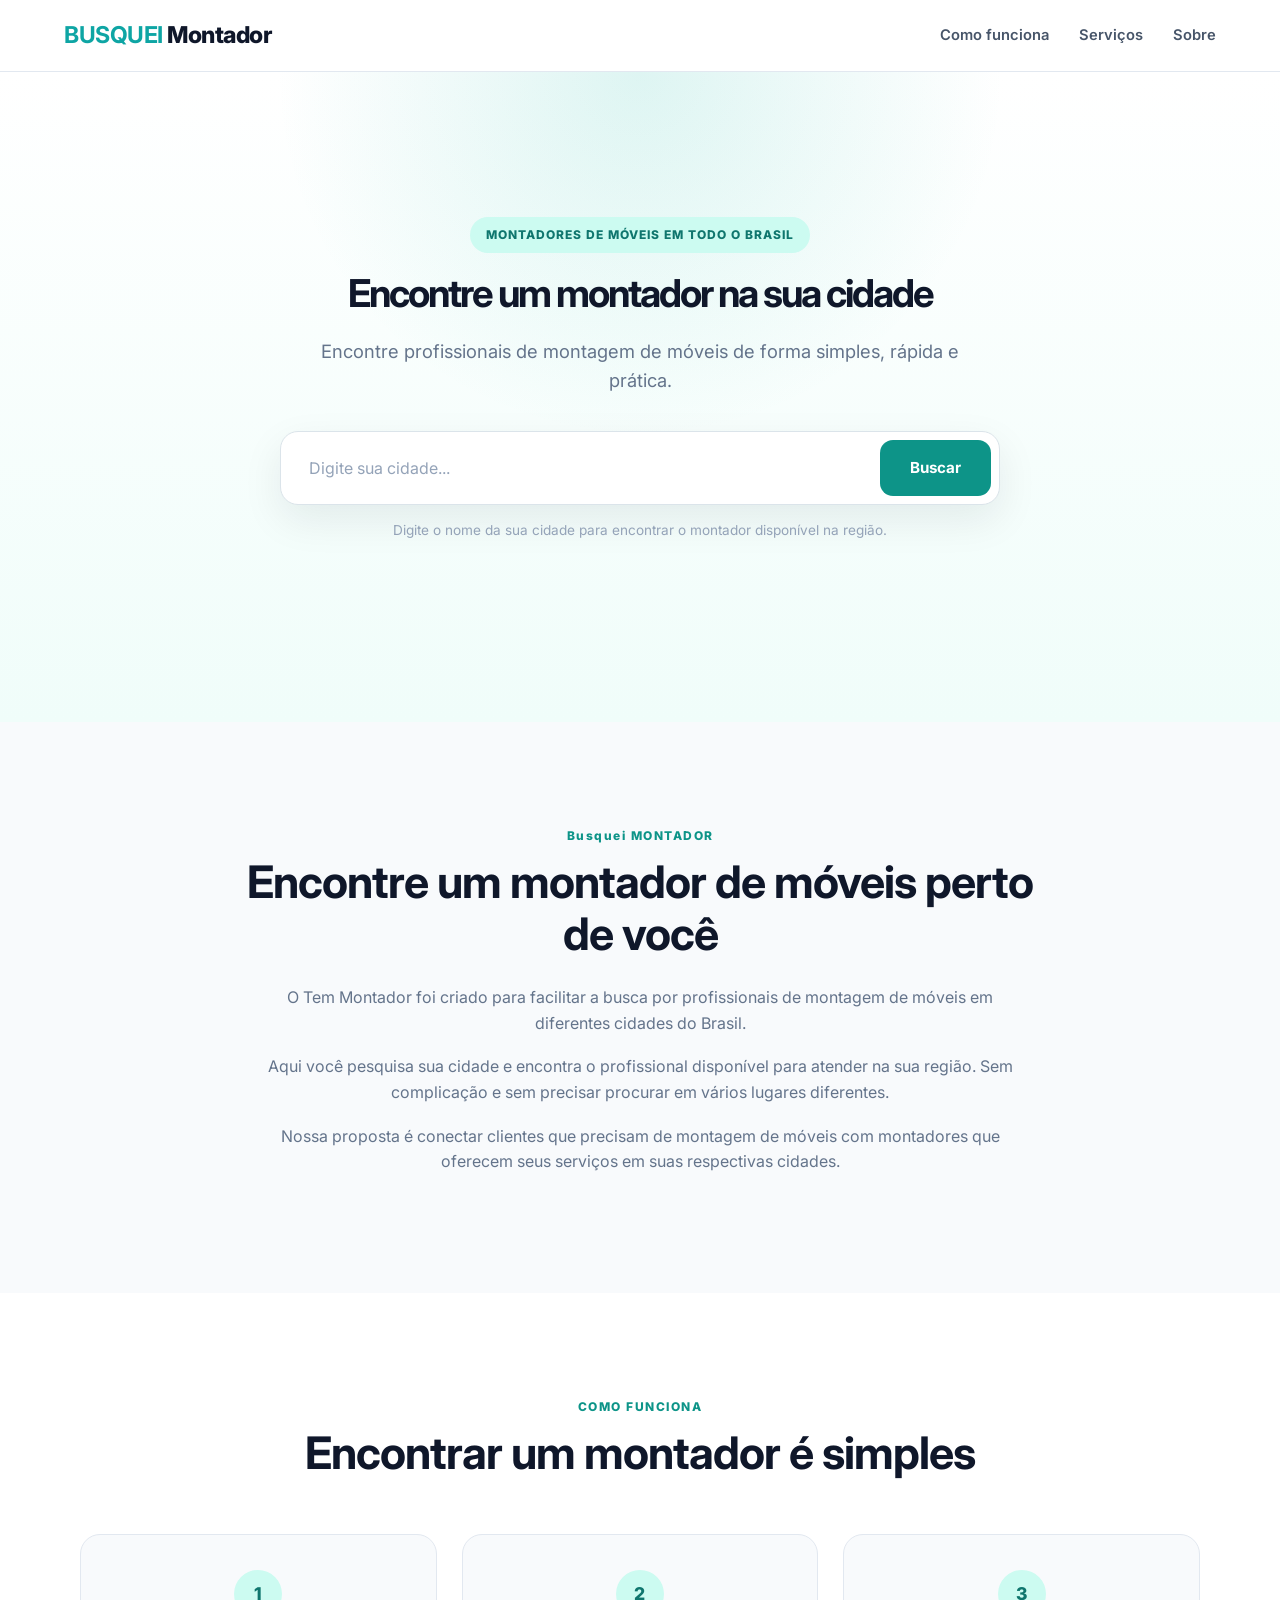
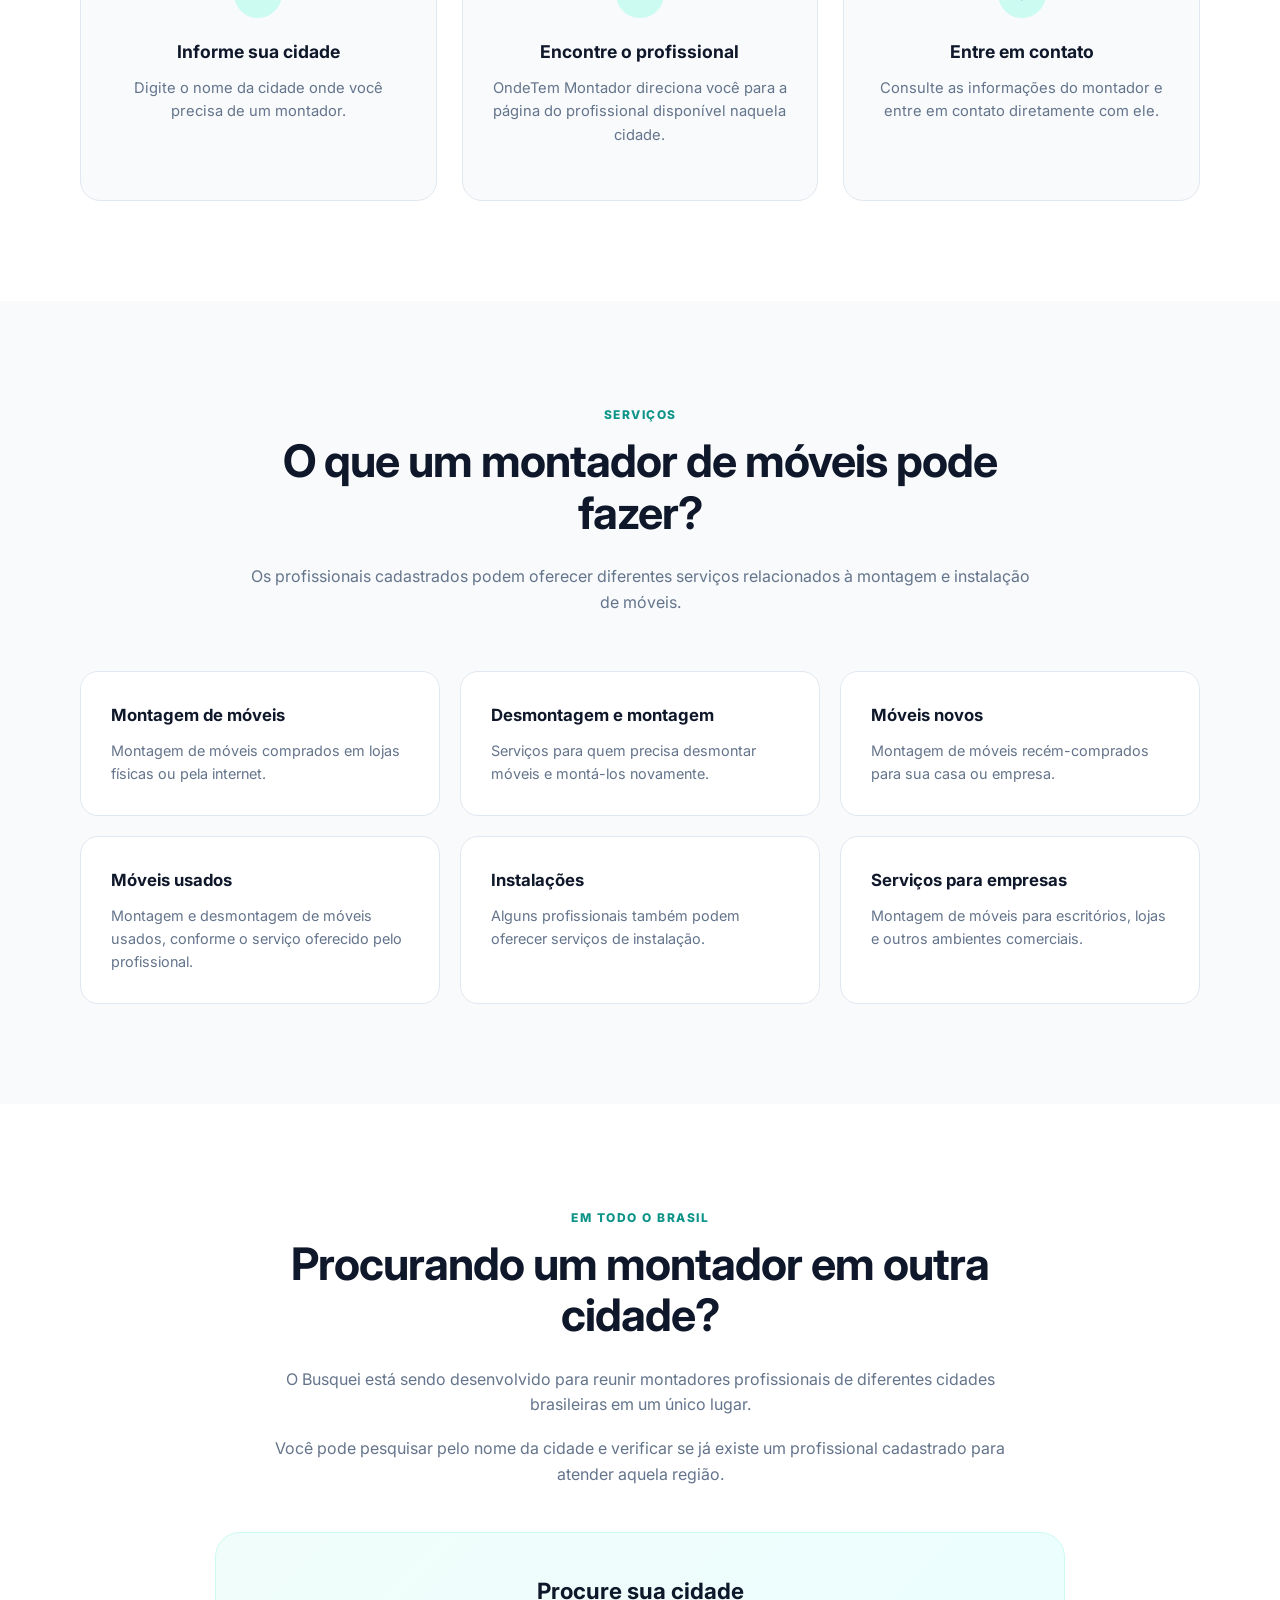
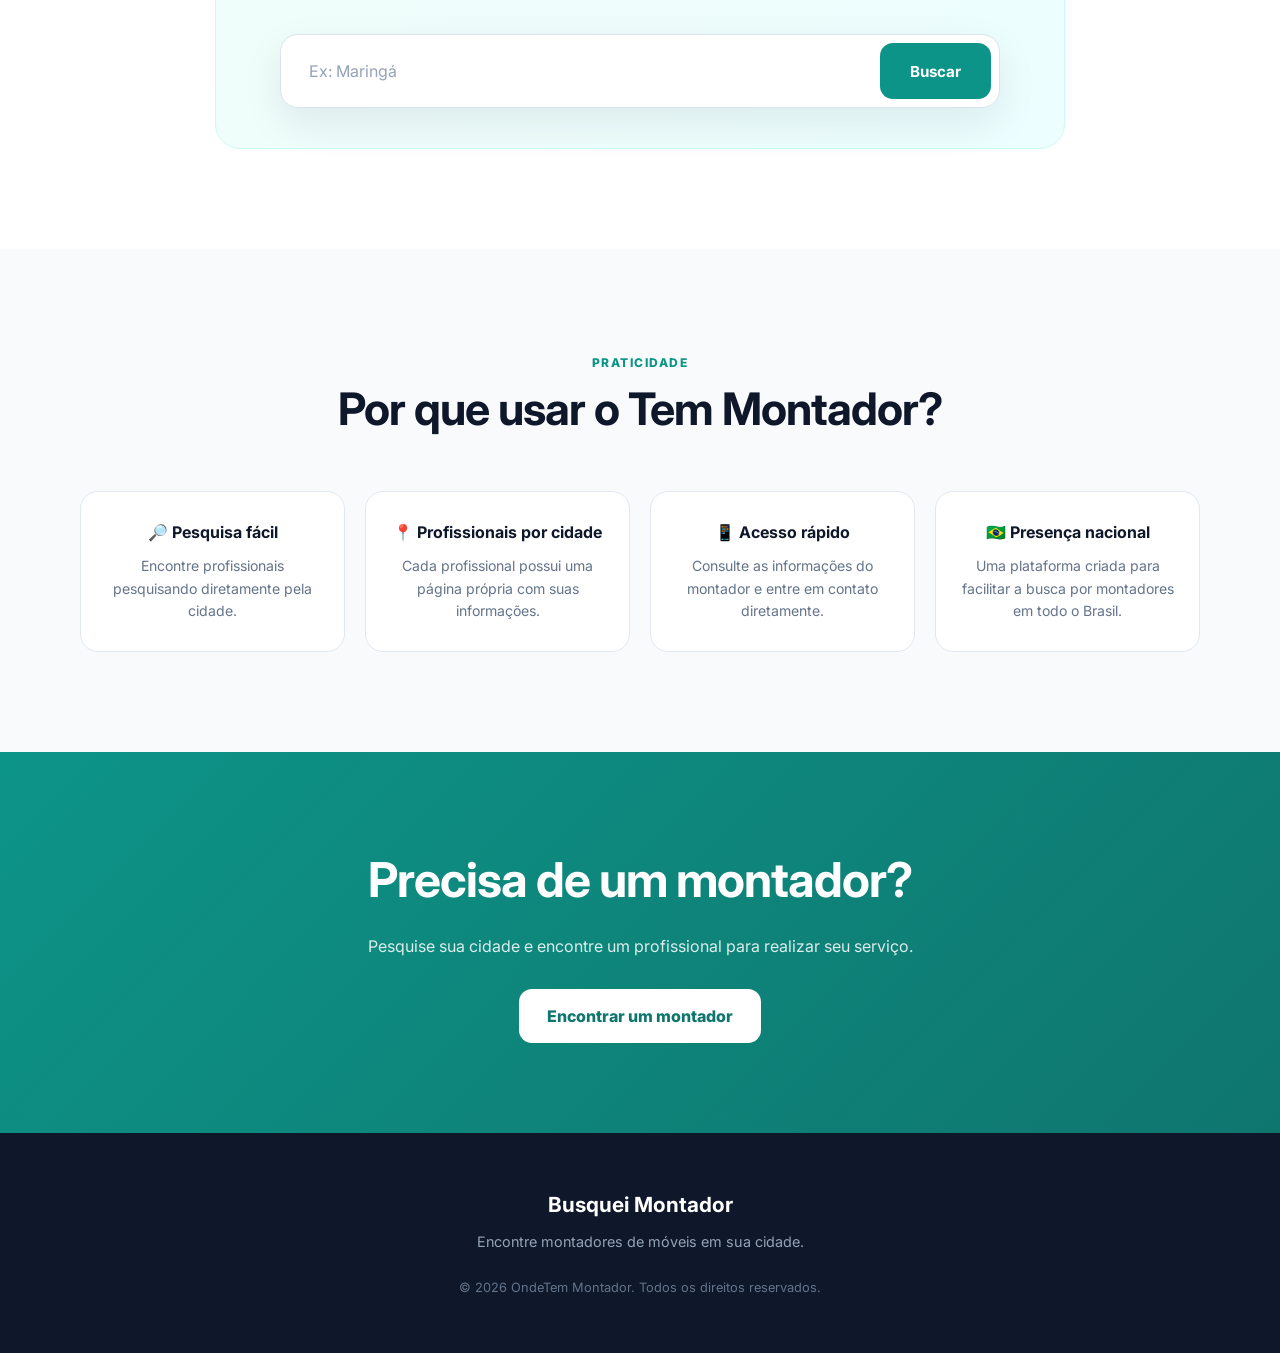
<file: index.html>
<!DOCTYPE html>
<html lang="pt-BR">

<head>
    <meta charset="UTF-8">

    <meta name="viewport" content="width=device-width, initial-scale=1.0">

    <title>Busquei Montador| Encontre Montadores de Móveis no Brasil</title>

    <meta name="description"
    content="Encontre montadores de móveis em diferentes cidades do Brasil. Pesquise sua cidade e encontre profissionais para montagem, desmontagem e instalação de móveis.">

    <link rel="stylesheet" href="style.css?v=1.0.7">
    <link rel="stylesheet" href="media.css?v=1.0.7">
</head>

<body>

    <!-- =========================
         MENU
    ========================== -->
    <header class="menu">

        <div class="logo">
            <a href="index.html">
                <strong>BUSQUEI</strong> Montador
            </a>
        </div>

        <nav>
            <a href="#como-funciona">Como funciona</a>
            <a href="#servicos">Serviços</a>
            <a href="#sobre">Sobre</a>
        </nav>

    </header>


    <!-- =========================
         HERO / BUSCA
    ========================== -->
    <main>

        <section class="hero">

            <div class="hero-content">

                <span class="destaque">
                    MONTADORES DE MÓVEIS EM TODO O BRASIL
                </span>

                <h1>
    Encontre um montador na sua cidade
</h1>

                <p>
                    Encontre profissionais de montagem de móveis
                    de forma simples, rápida e prática.
                </p>


                <!-- BUSCA -->

                <form class="busca" onsubmit="buscarCidade(event)">

                    <input
                        type="text"
                        name="cidade"
                        id="cidade"
                        placeholder="Digite sua cidade..."
                        autocomplete="off"
                        required
                    >
                
                    <button type="submit">
                        Buscar
                    </button>
                
                </form>

                

             

                <p class="texto-busca">
                    Digite o nome da sua cidade para encontrar
                    o montador disponível na região.
                </p>

            </div>

        </section>


        <!-- =========================
             INTRODUÇÃO
        ========================== -->

        <section class="secao" id="sobre">

            <div class="container">

                <span class="tag">
                    Busquei MONTADOR
                </span>

                <h2>
                    Encontre um montador de móveis perto de você
                </h2>

                <p>
                    O Tem Montador foi criado para facilitar a busca
                    por profissionais de montagem de móveis em
                    diferentes cidades do Brasil.
                </p>

                <p>
                    Aqui você pesquisa sua cidade e encontra o
                    profissional disponível para atender na sua região.
                    Sem complicação e sem precisar procurar em vários
                    lugares diferentes.
                </p>

                <p>
                    Nossa proposta é conectar clientes que precisam
                    de montagem de móveis com montadores que oferecem
                    seus serviços em suas respectivas cidades.
                </p>

            </div>

        </section>


        <!-- =========================
             COMO FUNCIONA
        ========================== -->

        <section class="secao destaque-section" id="como-funciona">

            <div class="container">

                <span class="tag">
                    COMO FUNCIONA
                </span>

                <h2>
                    Encontrar um montador é simples
                </h2>


                <div class="passos">

                    <div class="passo">

                        <div class="numero">
                            1
                        </div>

                        <h3>
                            Informe sua cidade
                        </h3>

                        <p>
                            Digite o nome da cidade onde você
                            precisa de um montador.
                        </p>

                    </div>


                    <div class="passo">

                        <div class="numero">
                            2
                        </div>

                        <h3>
                            Encontre o profissional
                        </h3>

                        <p>
                            OndeTem Montador direciona você para
                            a página do profissional disponível
                            naquela cidade.
                        </p>

                    </div>


                    <div class="passo">

                        <div class="numero">
                            3
                        </div>

                        <h3>
                            Entre em contato
                        </h3>

                        <p>
                            Consulte as informações do montador
                            e entre em contato diretamente com ele.
                        </p>

                    </div>

                </div>

            </div>

        </section>


        <!-- =========================
             SERVIÇOS
        ========================== -->

        <section class="secao" id="servicos">

            <div class="container">

                <span class="tag">
                    SERVIÇOS
                </span>

                <h2>
                    O que um montador de móveis pode fazer?
                </h2>

                <p>
                    Os profissionais cadastrados podem oferecer
                    diferentes serviços relacionados à montagem
                    e instalação de móveis.
                </p>


                <div class="servicos">

                    <div class="servico">
                        <h3>Montagem de móveis</h3>
                        <p>
                            Montagem de móveis comprados em lojas
                            físicas ou pela internet.
                        </p>
                    </div>

                    <div class="servico">
                        <h3>Desmontagem e montagem</h3>
                        <p>
                            Serviços para quem precisa desmontar
                            móveis e montá-los novamente.
                        </p>
                    </div>

                    <div class="servico">
                        <h3>Móveis novos</h3>
                        <p>
                            Montagem de móveis recém-comprados
                            para sua casa ou empresa.
                        </p>
                    </div>

                    <div class="servico">
                        <h3>Móveis usados</h3>
                        <p>
                            Montagem e desmontagem de móveis
                            usados, conforme o serviço oferecido
                            pelo profissional.
                        </p>
                    </div>

                    <div class="servico">
                        <h3>Instalações</h3>
                        <p>
                            Alguns profissionais também podem
                            oferecer serviços de instalação.
                        </p>
                    </div>

                    <div class="servico">
                        <h3>Serviços para empresas</h3>
                        <p>
                            Montagem de móveis para escritórios,
                            lojas e outros ambientes comerciais.
                        </p>
                    </div>

                </div>

            </div>

        </section>


        <!-- =========================
             COBERTURA
        ========================== -->

        <section class="secao destaque-section">

            <div class="container">

                <span class="tag">
                    EM TODO O BRASIL
                </span>

                <h2>
                    Procurando um montador em outra cidade?
                </h2>

                <p>
                    O Busquei está sendo desenvolvido para
                    reunir montadores profissionais de diferentes cidades
                    brasileiras em um único lugar.
                </p>

                <p>
                    Você pode pesquisar pelo nome da cidade e
                    verificar se já existe um profissional cadastrado
                    para atender aquela região.
                </p>

                <div class="chamada-busca">

                    <h3>
                        Procure sua cidade
                    </h3>

                    <form class="busca" action="buscar.php" method="GET">

                        <input
                            type="text"
                            name="cidade"
                            placeholder="Ex: Maringá"
                            required
                        >

                        <button type="submit">
                            Buscar
                        </button>

                    </form>

                </div>

            </div>

        </section>


        <!-- =========================
             POR QUE USAR
        ========================== -->

        <section class="secao">

            <div class="container">

                <span class="tag">
                    PRATICIDADE
                </span>

                <h2>
                    Por que usar o Tem Montador?
                </h2>


                <div class="beneficios">

                    <div class="beneficio">
                        <h3>🔎 Pesquisa fácil</h3>
                        <p>
                            Encontre profissionais pesquisando
                            diretamente pela cidade.
                        </p>
                    </div>

                    <div class="beneficio">
                        <h3>📍 Profissionais por cidade</h3>
                        <p>
                            Cada profissional possui uma página
                            própria com suas informações.
                        </p>
                    </div>

                    <div class="beneficio">
                        <h3>📱 Acesso rápido</h3>
                        <p>
                            Consulte as informações do montador
                            e entre em contato diretamente.
                        </p>
                    </div>

                    <div class="beneficio">
                        <h3>🇧🇷 Presença nacional</h3>
                        <p>
                            Uma plataforma criada para facilitar
                            a busca por montadores em todo o Brasil.
                        </p>
                    </div>

                </div>

            </div>

        </section>


        <!-- =========================
             CHAMADA FINAL
        ========================== -->

        <section class="cta">

            <div class="container">

                <h2>
                    Precisa de um montador?
                </h2>

                <p>
                    Pesquise sua cidade e encontre um profissional
                    para realizar seu serviço.
                </p>

                <a href="#" class="botao">
                    Encontrar um montador
                </a>

            </div>

        </section>

    </main>


    <!-- =========================
         RODAPÉ
    ========================== -->

    <footer>

        <div class="container">

            <h3>
               Busquei Montador
            </h3>

            <p>
                Encontre montadores de móveis em sua cidade.
            </p>

            <p class="copyright">
                © 2026 OndeTem Montador. Todos os direitos reservados.
            </p>

        </div>

    </footer>

<script src="script.js?v=1.0.3"></script>

</body>
</html>
</file>
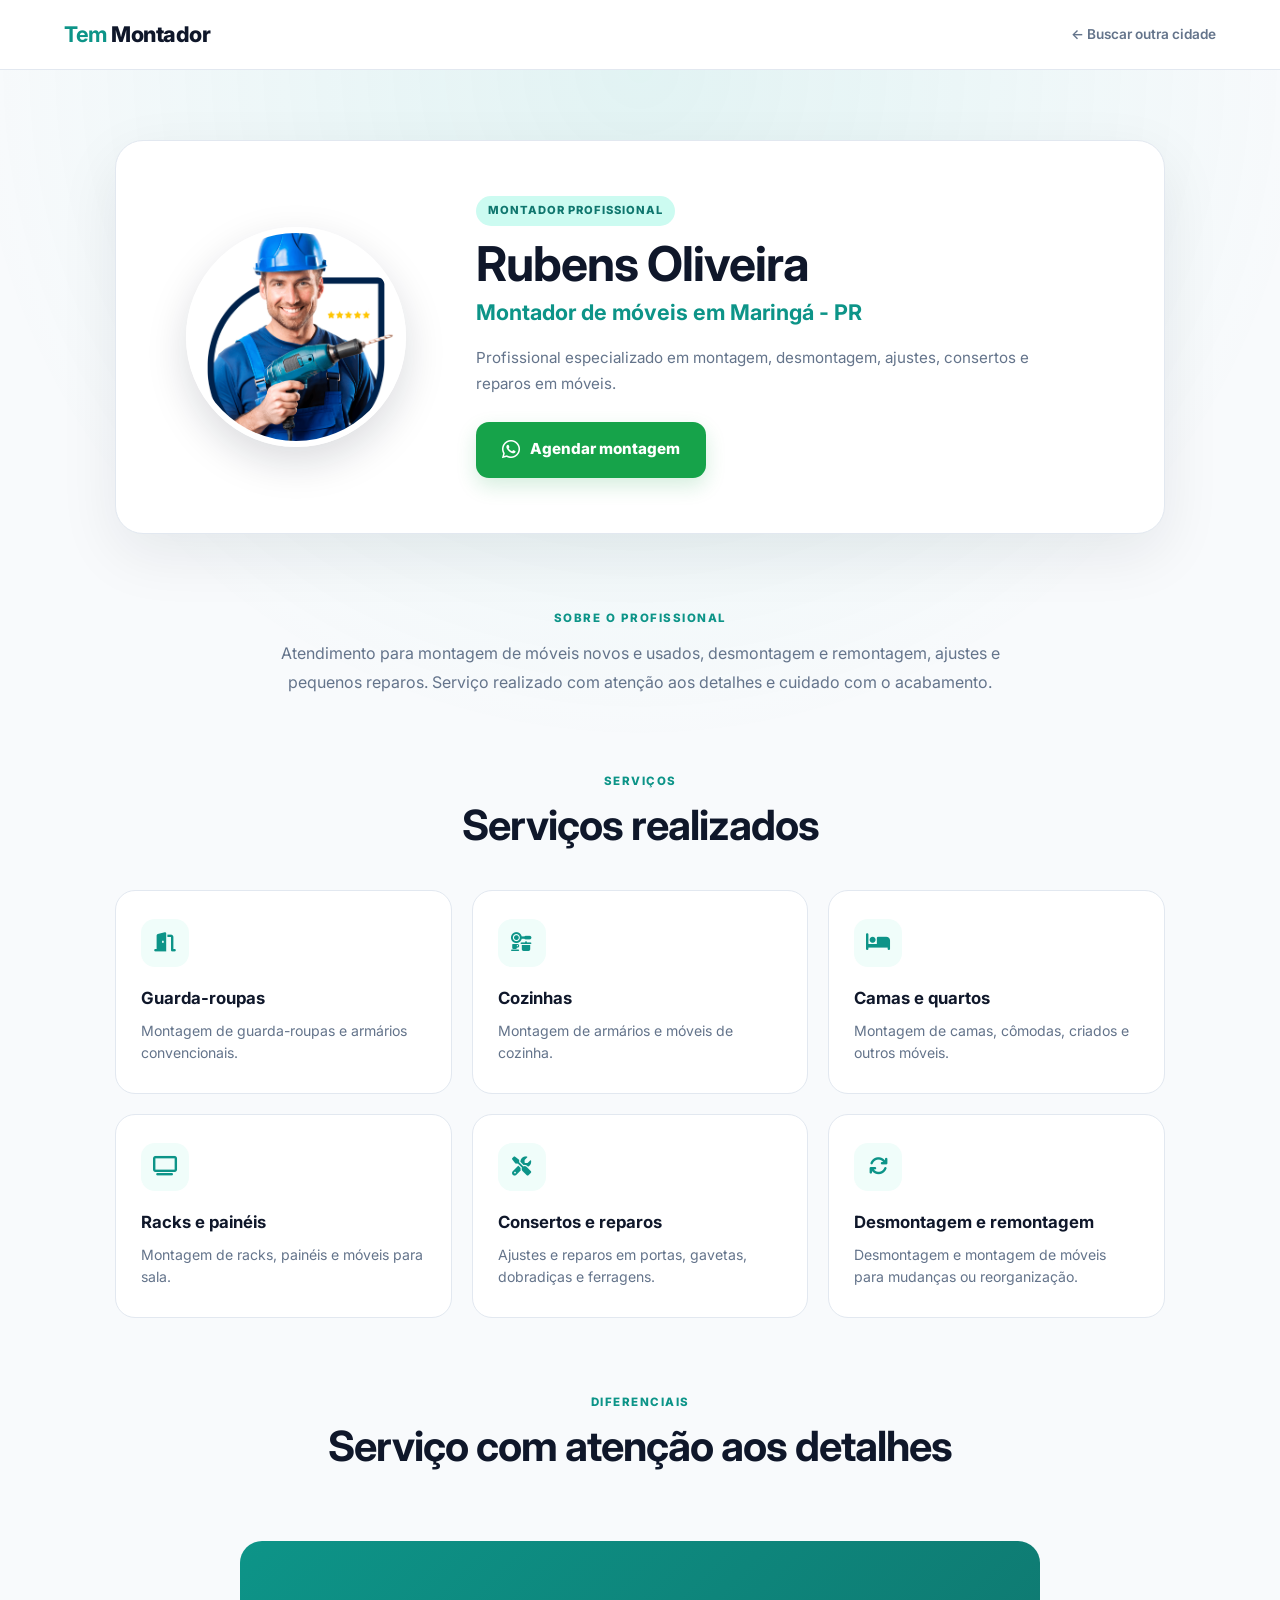
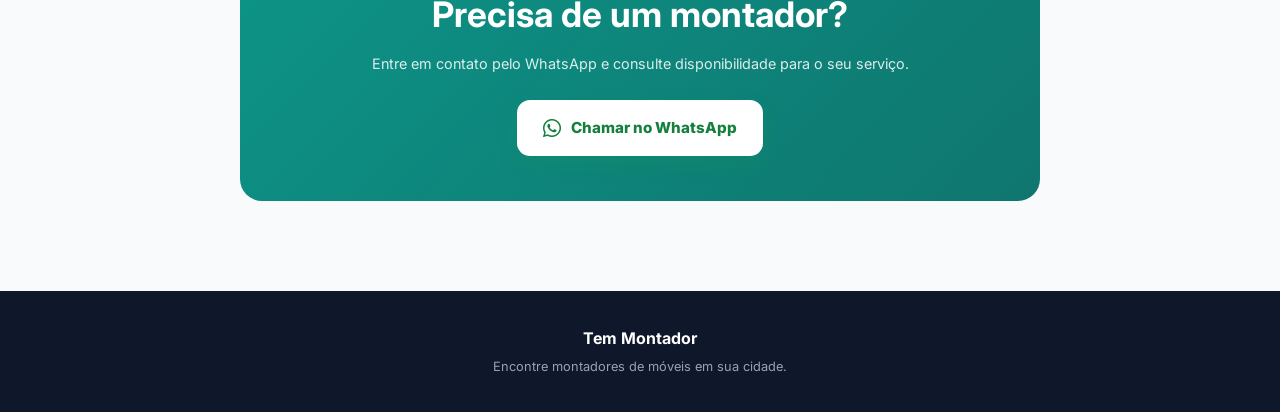
<file: maringa/index.html>
<!DOCTYPE html>
<html lang="pt-BR">

<head>

    <meta charset="UTF-8">

    <meta name="viewport" content="width=device-width, initial-scale=1.0">

    <title>Montador de Móveis em Maringá | Tem Montador</title>

    <meta name="description"
        content="Montador de móveis em Sarandi e região. Montagem, desmontagem, consertos e reparos em móveis. Entre em contato pelo WhatsApp.">

    <link rel="stylesheet"
        href="https://cdnjs.cloudflare.com/ajax/libs/font-awesome/6.5.2/css/all.min.css">

    <link rel="stylesheet" href="../style.css">
    <link rel="stylesheet" href="../media.css">

</head>

<body>


<!-- =====================================================
     CABEÇALHO
===================================================== -->

<header class="perfil-menu">

    <a href="../index.html" class="logo">
        <strong>Tem</strong> Montador
    </a>

    <a href="../index.html" class="voltar">
        ← Buscar outra cidade
    </a>

</header>



<!-- =====================================================
     PERFIL PRINCIPAL
===================================================== -->

<main class="perfil">


    <!-- APRESENTAÇÃO -->

    <section class="perfil-hero">

        <div class="perfil-foto">
            
         <img src="imagens/profissional-886x1024.png" alt="Foto perfil">
           
        </div>


        <div class="perfil-info">

            <span class="perfil-tag">
                MONTADOR PROFISSIONAL
            </span>

            <h1>
              Rubens Oliveira
            </h1>

            <h2>
                Montador de móveis em Maringá - PR
            </h2>

            <p>
                Profissional especializado em montagem,
                desmontagem, ajustes, consertos e reparos
                em móveis.
            </p>


            <a
                href="https://wa.me/5544998516366?text=Ol%C3%A1%21%20Encontrei%20seu%20contato%20no%20site%20temmontador.com.br%20e%20gostaria%20de%20solicitar%20um%20or%C3%A7amento."
                class="btn-whatsapp"
                target="_blank"
                rel="noopener"
            >

                <i class="fa-brands fa-whatsapp"></i>

                Agendar montagem

            </a>

        </div>

    </section>



    <!-- =================================================
         APRESENTAÇÃO PROFISSIONAL
    ================================================== -->

    <section class="perfil-secao">

        <span class="secao-tag">
            SOBRE O PROFISSIONAL
        </span>

      

        <p>
            Atendimento para montagem de móveis novos e usados,
            desmontagem e remontagem, ajustes e pequenos reparos.
            Serviço realizado com atenção aos detalhes e cuidado
            com o acabamento.
        </p>

    </section>



    <!-- =================================================
         SERVIÇOS
    ================================================== -->

    <section class="perfil-secao">

        <span class="secao-tag">
            SERVIÇOS
        </span>

        <h2>
            Serviços realizados
        </h2>


        <div class="servicos-grid">


            <div class="servico-card">

                <i class="fa-solid fa-door-open"></i>

                <h3>
                    Guarda-roupas
                </h3>

                <p>
                    Montagem de guarda-roupas e armários
                    convencionais.
                </p>

            </div>


            <div class="servico-card">

                <i class="fa-solid fa-kitchen-set"></i>

                <h3>
                    Cozinhas
                </h3>

                <p>
                    Montagem de armários e móveis de cozinha.
                </p>

            </div>


            <div class="servico-card">

                <i class="fa-solid fa-bed"></i>

                <h3>
                    Camas e quartos
                </h3>

                <p>
                    Montagem de camas, cômodas, criados e
                    outros móveis.
                </p>

            </div>


            <div class="servico-card">

                <i class="fa-solid fa-tv"></i>

                <h3>
                    Racks e painéis
                </h3>

                <p>
                    Montagem de racks, painéis e móveis
                    para sala.
                </p>

            </div>


            <div class="servico-card">

                <i class="fa-solid fa-screwdriver-wrench"></i>

                <h3>
                    Consertos e reparos
                </h3>

                <p>
                    Ajustes e reparos em portas, gavetas,
                    dobradiças e ferragens.
                </p>

            </div>


            <div class="servico-card">

                <i class="fa-solid fa-arrows-rotate"></i>

                <h3>
                    Desmontagem e remontagem
                </h3>

                <p>
                    Desmontagem e montagem de móveis para
                    mudanças ou reorganização.
                </p>

            </div>


        </div>

    </section>



  



    <!-- =================================================
         DIFERENCIAIS
    ================================================== -->

    <section class="perfil-secao diferenciais">

        <span class="secao-tag">
            DIFERENCIAIS
        </span>

        <h2>
            Serviço com atenção aos detalhes
        </h2>


       

    </section>



    <!-- =================================================
         CTA FINAL
    ================================================== -->

    <section class="perfil-cta">

        <h2>
            Precisa de um montador?
        </h2>

        <p>
            Entre em contato pelo WhatsApp e consulte
            disponibilidade para o seu serviço.
        </p>


        <a
            href="https://wa.me/5544998516366?text=Ol%C3%A1%21%20Encontrei%20seu%20contato%20no%20site%20temmontador.com.br%20e%20gostaria%20de%20solicitar%20um%20or%C3%A7amento."
            class="btn-whatsapp"
            target="_blank"
            rel="noopener"
        >

            <i class="fa-brands fa-whatsapp"></i>

            Chamar no WhatsApp

        </a>

    </section>


</main>



<!-- =====================================================
     RODAPÉ
===================================================== -->

<footer class="perfil-footer">

    <strong>
        Tem Montador
    </strong>

    <p>
        Encontre montadores de móveis em sua cidade.
    </p>

</footer>


</body>

</html>
</file>
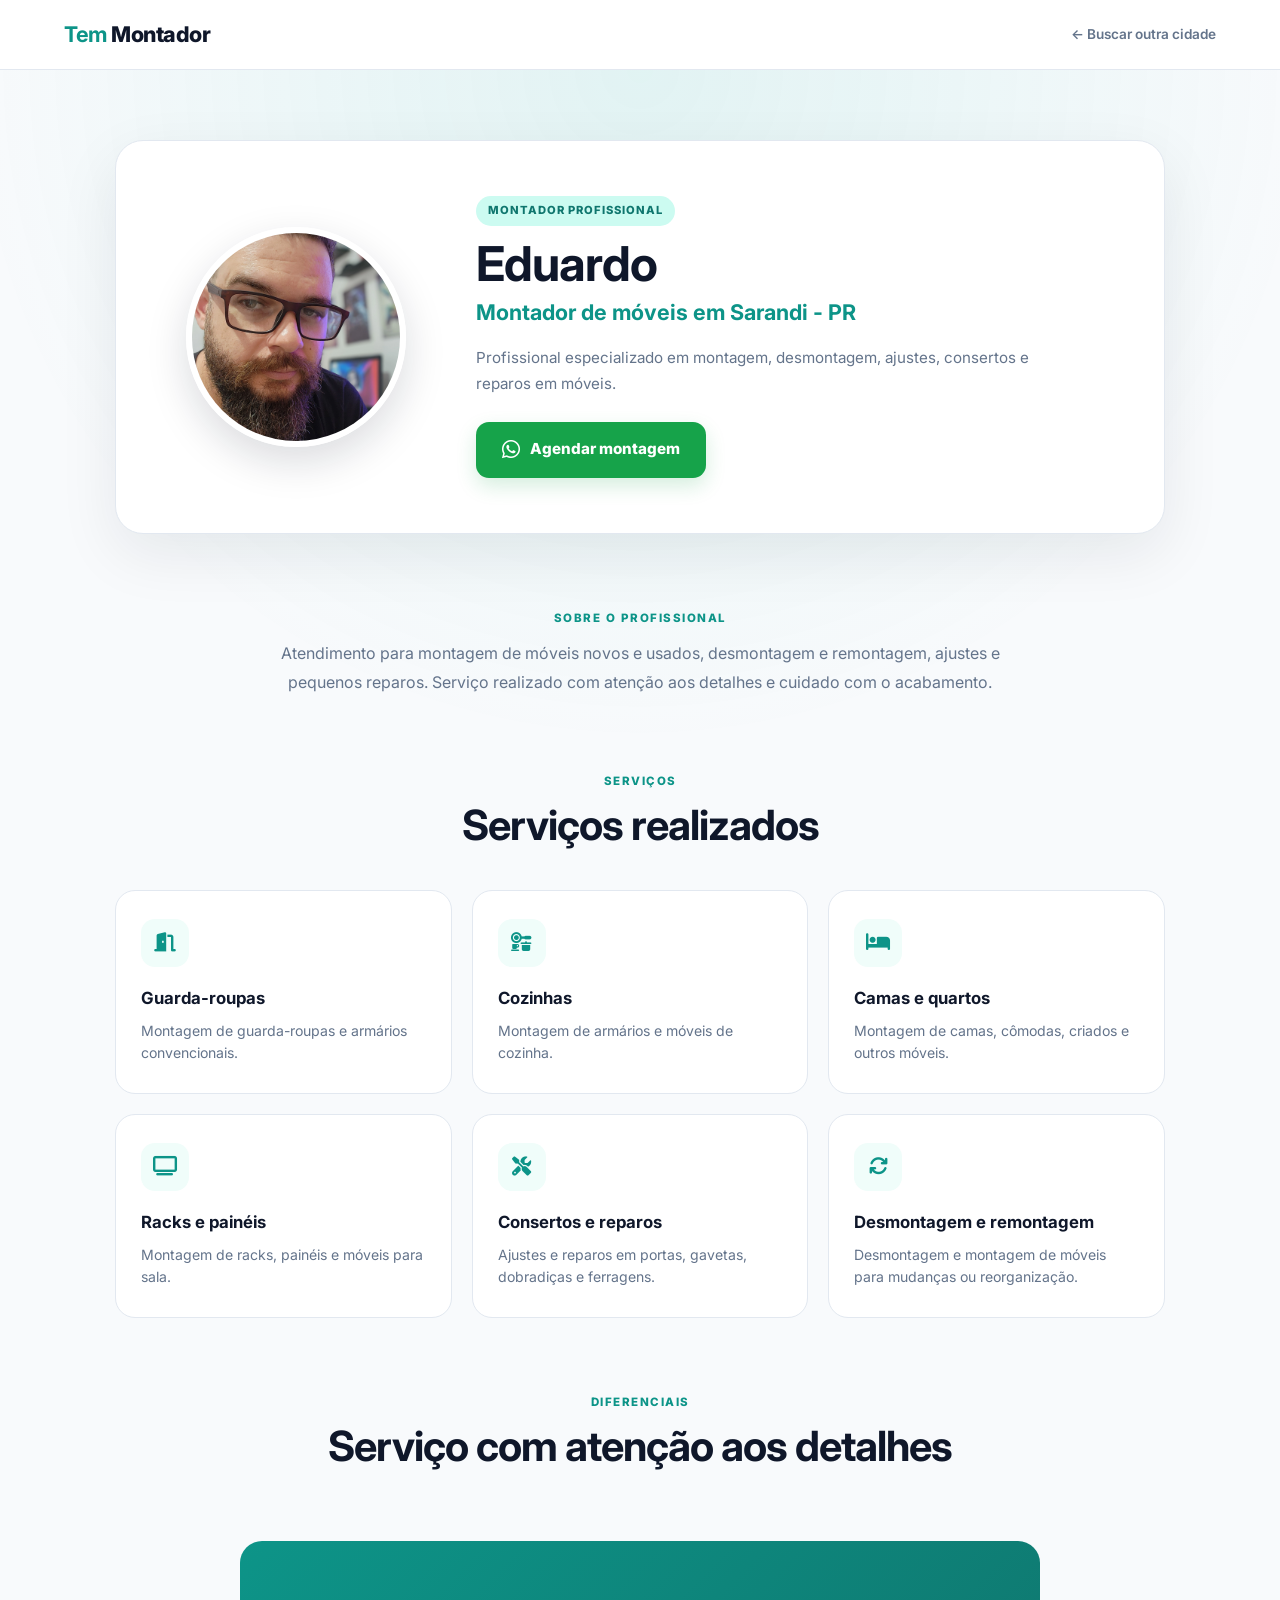
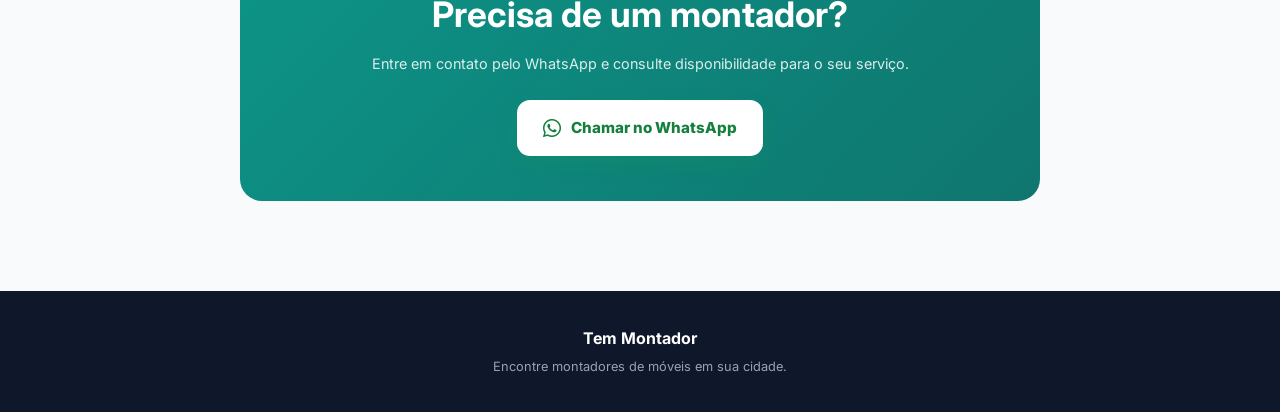
<file: sarandi/index.html>
<!DOCTYPE html>
<html lang="pt-BR">

<head>

    <meta charset="UTF-8">

    <meta name="viewport" content="width=device-width, initial-scale=1.0">

    <title>Montador de Móveis em Sarandi-PR | Tem Montador</title>

    <meta name="description"
        content="Montador de móveis em Sarandi, Maringá, Marialva, Paiçandu e região. Montagem, desmontagem, consertos e reparos em móveis. Entre em contato pelo WhatsApp.">

    <link rel="stylesheet"
        href="https://cdnjs.cloudflare.com/ajax/libs/font-awesome/6.5.2/css/all.min.css">

    <link rel="stylesheet" href="../style.css?v=1.0.1">
    <link rel="stylesheet" href="../media.css?v=1.0.1">

</head>

<body>


<!-- =====================================================
     CABEÇALHO
===================================================== -->

<header class="perfil-menu">

    <a href="../index.html" class="logo">
        <strong>Tem</strong> Montador
    </a>

    <a href="../index.html" class="voltar">
        ← Buscar outra cidade
    </a>

</header>



<!-- =====================================================
     PERFIL PRINCIPAL
===================================================== -->

<main class="perfil">


    <!-- APRESENTAÇÃO -->

    <section class="perfil-hero">

        <div class="perfil-foto">
            
        <img src="imagens/eduardommm.webp" alt="Foto perfil">
           
        </div>


        <div class="perfil-info">

            <span class="perfil-tag">
                MONTADOR PROFISSIONAL
            </span>

            <h1>
              Eduardo
            </h1>

            <h2>
                Montador de móveis em Sarandi - PR
            </h2>

            <p>
                Profissional especializado em montagem,
                desmontagem, ajustes, consertos e reparos
                em móveis.
            </p>


            <a
                href="https://wa.me/5544998516366?text=Ol%C3%A1%21%20Encontrei%20seu%20contato%20no%20site%20temmontador.com.br%20e%20gostaria%20de%20solicitar%20um%20or%C3%A7amento."
                class="btn-whatsapp"
                target="_blank"
                rel="noopener"
            >

                <i class="fa-brands fa-whatsapp"></i>

                Agendar montagem

            </a>

        </div>

    </section>



    <!-- =================================================
         APRESENTAÇÃO PROFISSIONAL
    ================================================== -->

    <section class="perfil-secao">

        <span class="secao-tag">
            SOBRE O PROFISSIONAL
        </span>

      

        <p>
            Atendimento para montagem de móveis novos e usados,
            desmontagem e remontagem, ajustes e pequenos reparos.
            Serviço realizado com atenção aos detalhes e cuidado
            com o acabamento.
        </p>

    </section>



    <!-- =================================================
         SERVIÇOS
    ================================================== -->

    <section class="perfil-secao">

        <span class="secao-tag">
            SERVIÇOS
        </span>

        <h2>
            Serviços realizados
        </h2>


        <div class="servicos-grid">


            <div class="servico-card">

                <i class="fa-solid fa-door-open"></i>

                <h3>
                    Guarda-roupas
                </h3>

                <p>
                    Montagem de guarda-roupas e armários
                    convencionais.
                </p>

            </div>


            <div class="servico-card">

                <i class="fa-solid fa-kitchen-set"></i>

                <h3>
                    Cozinhas
                </h3>

                <p>
                    Montagem de armários e móveis de cozinha.
                </p>

            </div>


            <div class="servico-card">

                <i class="fa-solid fa-bed"></i>

                <h3>
                    Camas e quartos
                </h3>

                <p>
                    Montagem de camas, cômodas, criados e
                    outros móveis.
                </p>

            </div>


            <div class="servico-card">

                <i class="fa-solid fa-tv"></i>

                <h3>
                    Racks e painéis
                </h3>

                <p>
                    Montagem de racks, painéis e móveis
                    para sala.
                </p>

            </div>


            <div class="servico-card">

                <i class="fa-solid fa-screwdriver-wrench"></i>

                <h3>
                    Consertos e reparos
                </h3>

                <p>
                    Ajustes e reparos em portas, gavetas,
                    dobradiças e ferragens.
                </p>

            </div>


            <div class="servico-card">

                <i class="fa-solid fa-arrows-rotate"></i>

                <h3>
                    Desmontagem e remontagem
                </h3>

                <p>
                    Desmontagem e montagem de móveis para
                    mudanças ou reorganização.
                </p>

            </div>


        </div>

    </section>



  



    <!-- =================================================
         DIFERENCIAIS
    ================================================== -->

    <section class="perfil-secao diferenciais">

        <span class="secao-tag">
            DIFERENCIAIS
        </span>

        <h2>
            Serviço com atenção aos detalhes
        </h2>


       

    </section>



    <!-- =================================================
         CTA FINAL
    ================================================== -->

    <section class="perfil-cta">

        <h2>
            Precisa de um montador?
        </h2>

        <p>
            Entre em contato pelo WhatsApp e consulte
            disponibilidade para o seu serviço.
        </p>


        <a
            href="https://wa.me/5544998516366?text=Ol%C3%A1%21%20Encontrei%20seu%20contato%20no%20site%20temmontador.com.br%20e%20gostaria%20de%20solicitar%20um%20or%C3%A7amento."
            class="btn-whatsapp"
            target="_blank"
            rel="noopener"
        >

            <i class="fa-brands fa-whatsapp"></i>

            Chamar no WhatsApp

        </a>

    </section>


</main>



<!-- =====================================================
     RODAPÉ
===================================================== -->

<footer class="perfil-footer">

    <strong>
        Tem Montador
    </strong>

    <p>
        Encontre montadores de móveis em sua cidade.
    </p>

</footer>


</body>

</html>
</file>
<file: style.css>
@import url('https://fonts.googleapis.com/css2?family=Inter:wght@400;500;600;700;800&display=swap');



* {
    margin: 0;
    padding: 0;
    box-sizing: border-box;
}

html {
    scroll-behavior: smooth;
}

body {
    font-family: 'Inter', sans-serif;
    background: #f8fafc;
    color: #1e293b;
    line-height: 1.6;
}

a {
    text-decoration: none;
    color: inherit;
}

img {
    max-width: 100%;
    display: block;
}


/* =========================================================
   CONTAINER
========================================================= */

.container {
    width: min(1120px, 92%);
    margin: 0 auto;
}


/* =========================================================
   MENU
========================================================= */

.menu {
    height: 72px;
    width: 100%;

    background: rgba(255, 255, 255, 0.94);
    border-bottom: 1px solid #e2e8f0;

    display: flex;
    align-items: center;
    justify-content: space-between;

    padding: 0 5%;

    position: sticky;
    top: 0;
    z-index: 1000;

    backdrop-filter: blur(12px);
    -webkit-backdrop-filter: blur(12px);
}

.logo {
    font-size: 1.45rem;
    font-weight: 800;
    letter-spacing: -0.5px;
}

.logo strong {
    color: #0ea5a4;
}

.logo a {
    color: #0f172a;
}

.menu nav {
    display: flex;
    align-items: center;
    gap: 30px;
}

.menu nav a {
    color: #475569;
    font-size: 0.92rem;
    font-weight: 600;

    transition: 0.25s ease;
}

.menu nav a:hover {
    color: #0ea5a4;
}


/* =========================================================
   HERO
========================================================= */

.hero {
    min-height: 650px;

    display: flex;
    align-items: center;
    justify-content: center;

    text-align: center;

    padding: 80px 20px;

    background:
        radial-gradient(
            circle at 50% 0%,
            rgba(20, 184, 166, 0.14),
            transparent 40%
        ),
        linear-gradient(
            180deg,
            #ffffff 0%,
            #f0fdfa 100%
        );
}

.hero-content {
    width: min(850px, 100%);
}

.destaque {
    display: inline-block;

    padding: 8px 16px;
    margin-bottom: 20px;

    border-radius: 50px;

    background: #ccfbf1;
    color: #0f766e;

    font-size: 0.75rem;
    font-weight: 800;

    letter-spacing: 1px;
}

.hero h1 {
    color: #0f172a;

    font-size: clamp(1.3rem, 3vw, 2.5rem);

    line-height: 1.05;

    letter-spacing: -2px;

    margin-bottom: 24px;
}

.hero p {
    max-width: 650px;
    margin: 0 auto 35px;

    color: #64748b;

    font-size: 1.15rem;
}


/* =========================================================
   BARRA DE BUSCA
========================================================= */

.busca {
    width: min(720px, 100%);

    margin: 0 auto;

    padding: 8px;

    display: flex;
    align-items: center;

    background: #ffffff;

    border: 1px solid #dbe4ea;

    border-radius: 18px;

    box-shadow:
        0 15px 40px rgba(15, 23, 42, 0.08);

    transition: 0.3s ease;
}

.busca:focus-within {
    border-color: #2dd4bf;

    box-shadow:
        0 15px 45px rgba(13, 148, 136, 0.15);
}

.busca input {
    flex: 1;

    height: 56px;

    border: none;
    outline: none;

    padding: 0 20px;

    background: transparent;

    color: #000000;

    font-family: inherit;
    font-size: 1rem;
}

.busca input::placeholder {
    color: #94a3b8;
    
   
}



.busca button {
    height: 56px;

    border: none;
    border-radius: 13px;

    padding: 0 30px;

    background: #0d9488;
    color: #ffffff;

    font-family: inherit;
    font-size: 0.95rem;
    font-weight: 700;

    cursor: pointer;

    transition: 0.25s ease;
}

.busca button:hover {
    background: #0f766e;

    transform: translateY(-1px);
}

.texto-busca {
    margin-top: 15px !important;

    font-size: 0.85rem !important;

    color: #94a3b8 !important;
}


/* =========================================================
   SEÇÕES
========================================================= */

.secao {
    padding: 100px 0;
}

.destaque-section {
    background: #ffffff;
}

.secao .container {
    text-align: center;
}

.tag {
    display: inline-block;

    margin-bottom: 12px;

    color: #0d9488;

    font-size: 0.75rem;
    font-weight: 800;

    letter-spacing: 1.5px;
}

.secao h2 {
    max-width: 800px;

    margin: 0 auto 25px;

    color: #0f172a;

    font-size: clamp(1.8rem, 4vw, 2.8rem);

    line-height: 1.15;

    letter-spacing: -1px;
}

.secao p {
    max-width: 780px;

    margin: 0 auto 18px;

    color: #64748b;

    font-size: 1rem;
}


/* =========================================================
   PASSOS
========================================================= */

.passos {
    display: grid;

    grid-template-columns: repeat(3, 1fr);

    gap: 25px;

    margin-top: 55px;
}

.passo {
    padding: 35px 25px;

    background: #f8fafc;

    border: 1px solid #e2e8f0;

    border-radius: 20px;

    transition: 0.3s ease;
}

.passo:hover {
    transform: translateY(-5px);

    border-color: #99f6e4;

    box-shadow:
        0 15px 35px rgba(15, 23, 42, 0.07);
}

.numero {
    width: 48px;
    height: 48px;

    margin: 0 auto 20px;

    display: flex;
    align-items: center;
    justify-content: center;

    border-radius: 50%;

    background: #ccfbf1;
    color: #0f766e;

    font-size: 1.1rem;
    font-weight: 800;
}

.passo h3 {
    margin-bottom: 10px;

    color: #0f172a;

    font-size: 1.1rem;
}

.passo p {
    font-size: 0.92rem;
}


/* =========================================================
   SERVIÇOS
========================================================= */

.servicos {
    display: grid;

    grid-template-columns: repeat(3, 1fr);

    gap: 20px;

    margin-top: 55px;
}

.servico {
    padding: 30px;

    text-align: left;

    background: #ffffff;

    border: 1px solid #e2e8f0;

    border-radius: 18px;

    transition: 0.3s ease;
}

.servico:hover {
    transform: translateY(-4px);

    border-color: #99f6e4;

    box-shadow:
        0 12px 30px rgba(15, 23, 42, 0.06);
}

.servico h3 {
    margin-bottom: 10px;

    color: #0f172a;

    font-size: 1.05rem;
}

.servico p {
    margin: 0;

    font-size: 0.9rem;
}


/* =========================================================
   CHAMADA DE BUSCA
========================================================= */

.chamada-busca {
    max-width: 850px;

    margin: 45px auto 0;

    padding: 40px;

    background:
        linear-gradient(
            135deg,
            #f0fdfa,
            #ecfeff
        );

    border: 1px solid #ccfbf1;

    border-radius: 25px;
}

.chamada-busca h3 {
    margin-bottom: 25px;

    color: #0f172a;

    font-size: 1.4rem;
}


/* =========================================================
   BENEFÍCIOS
========================================================= */

.beneficios {
    display: grid;

    grid-template-columns: repeat(4, 1fr);

    gap: 20px;

    margin-top: 55px;
}

.beneficio {
    padding: 28px 20px;

    background: #ffffff;

    border: 1px solid #e2e8f0;

    border-radius: 18px;

    transition: 0.3s ease;
}

.beneficio:hover {
    transform: translateY(-4px);

    box-shadow:
        0 12px 30px rgba(15, 23, 42, 0.06);
}

.beneficio h3 {
    margin-bottom: 10px;

    color: #0f172a;

    font-size: 1rem;
}

.beneficio p {
    margin: 0;

    font-size: 0.88rem;
}


/* =========================================================
   CTA FINAL
========================================================= */

.cta {
    padding: 90px 20px;

    text-align: center;

    background:
        linear-gradient(
            135deg,
            #0d9488,
            #0f766e
        );

    color: #ffffff;
}

.cta h2 {
    margin-bottom: 15px;

    font-size: clamp(2rem, 5vw, 3rem);

    letter-spacing: -1px;
}

.cta p {
    margin-bottom: 30px;

    color: rgba(255, 255, 255, 0.85);
}

.botao {
    display: inline-flex;

    align-items: center;
    justify-content: center;

    min-height: 54px;

    padding: 0 28px;

    border-radius: 13px;

    background: #ffffff;
    color: #0f766e;

    font-weight: 800;

    transition: 0.25s ease;
}

.botao:hover {
    transform: translateY(-2px);

    box-shadow:
        0 10px 25px rgba(0, 0, 0, 0.15);
}


/* =========================================================
   RODAPÉ
========================================================= */

footer {
    padding: 55px 20px;

    background: #0f172a;

    color: #ffffff;

    text-align: center;
}

footer h3 {
    margin-bottom: 8px;

    font-size: 1.3rem;
}

footer p {
    color: #94a3b8;

    font-size: 0.9rem;
}

footer .copyright {
    margin-top: 25px;

    font-size: 0.8rem;

    color: #64748b;
}

/* =========================================================
   PERFIL - TEM MONTADOR
========================================================= */

.perfil-menu {
    width: 100%;
    height: 70px;

    display: flex;
    align-items: center;
    justify-content: space-between;

    padding: 0 5%;

    background: rgba(255, 255, 255, 0.96);
    border-bottom: 1px solid #e2e8f0;

    position: sticky;
    top: 0;
    z-index: 1000;

    backdrop-filter: blur(12px);
    -webkit-backdrop-filter: blur(12px);
}

.perfil-menu .logo {
    font-size: 1.35rem;
    font-weight: 800;
    color: #0f172a;
}

.perfil-menu .logo strong {
    color: #0d9488;
}

.perfil-menu .voltar {
    color: #64748b;
    font-size: 0.85rem;
    font-weight: 600;
    transition: 0.25s ease;
}

.perfil-menu .voltar:hover {
    color: #0d9488;
}


/* =========================================================
   FUNDO DO PERFIL
========================================================= */

.perfil {
    width: 100%;

    padding: 70px 20px 90px;

    background:
        radial-gradient(
            circle at 50% 0%,
            rgba(20, 184, 166, 0.10),
            transparent 35%
        ),
        #f8fafc;
}


/* =========================================================
   HERO DO PERFIL
========================================================= */

.perfil-hero {
    width: min(1050px, 100%);

    margin: 0 auto;

    padding: 55px;

    display: grid;
    grid-template-columns: 250px 1fr;

    align-items: center;

    gap: 55px;

    background: #ffffff;

    border: 1px solid #e2e8f0;

    border-radius: 28px;

    box-shadow:
        0 20px 60px rgba(15, 23, 42, 0.08);
}


/* =========================================================
   FOTO
========================================================= */

.perfil-foto {
    display: flex;
    justify-content: center;
}

.perfil-foto img {
    width: 220px;
    height: 220px;

    object-fit: cover;

    border-radius: 50%;

    border: 6px solid #ffffff;

    box-shadow:
        0 15px 40px rgba(15, 23, 42, 0.15);
}


/* =========================================================
   INFORMAÇÕES
========================================================= */

.perfil-info {
    text-align: left;
}

.perfil-tag {
    display: inline-block;

    margin-bottom: 12px;

    padding: 6px 12px;

    border-radius: 50px;

    background: #ccfbf1;

    color: #0f766e;

    font-size: 0.7rem;

    font-weight: 800;

    letter-spacing: 1px;
}

.perfil-info h1 {
    margin-bottom: 6px;

    color: #0f172a;

    font-size: 3rem;

    line-height: 1.1;

    letter-spacing: -1px;
}

.perfil-info h2 {
    margin-bottom: 18px;

    color: #0d9488;

    font-size: 1.35rem;

    line-height: 1.4;
}

.perfil-info p {
    max-width: 600px;

    margin-bottom: 25px;

    color: #64748b;

    font-size: 0.95rem;

    line-height: 1.7;
}


/* =========================================================
   WHATSAPP
========================================================= */

.perfil .btn-whatsapp {
    min-height: 56px;

    display: inline-flex;

    align-items: center;
    justify-content: center;

    gap: 10px;

    padding: 0 26px;

    border-radius: 13px;

    background: #16a34a;

    color: #ffffff;

    font-size: 0.95rem;

    font-weight: 800;

    box-shadow:
        0 8px 20px rgba(22, 163, 74, 0.18);

    transition: 0.25s ease;
}

.perfil .btn-whatsapp i {
    font-size: 1.3rem;
}

.perfil .btn-whatsapp:hover {
    background: #15803d;

    transform: translateY(-2px);

    box-shadow:
        0 12px 25px rgba(22, 163, 74, 0.25);
}


/* =========================================================
   SEÇÕES DO PERFIL
========================================================= */

.perfil-secao {
    width: min(1050px, 100%);

    margin: 70px auto 0;

    text-align: center;
}

.secao-tag {
    display: inline-block;

    margin-bottom: 12px;

    color: #0d9488;

    font-size: 0.72rem;

    font-weight: 800;

    letter-spacing: 1.5px;
}

.perfil-secao h2 {
    margin-bottom: 18px;

    color: #0f172a;

    font-size: clamp(1.8rem, 4vw, 2.6rem);

    line-height: 1.15;

    letter-spacing: -1px;
}

.perfil-secao > p {
    width: min(760px, 100%);

    margin: 0 auto;

    color: #64748b;

    font-size: 1rem;

    line-height: 1.8;
}


/* =========================================================
   SERVIÇOS
========================================================= */

.servicos-grid {
    display: grid;

    grid-template-columns: repeat(3, 1fr);

    gap: 20px;

    margin-top: 40px;
}

.servico-card {
    padding: 28px 25px;

    text-align: left;

    background: #ffffff;

    border: 1px solid #e2e8f0;

    border-radius: 20px;

    transition: 0.3s ease;
}

.servico-card:hover {
    transform: translateY(-5px);

    border-color: #99f6e4;

    box-shadow:
        0 15px 35px rgba(15, 23, 42, 0.08);
}

.servico-card i {
    width: 48px;
    height: 48px;

    margin-bottom: 18px;

    display: flex;

    align-items: center;
    justify-content: center;

    border-radius: 14px;

    background: #f0fdfa;

    color: #0d9488;

    font-size: 1.2rem;
}

.servico-card h3 {
    margin-bottom: 8px;

    color: #0f172a;

    font-size: 1.05rem;
}

.servico-card p {
    margin: 0;

    color: #64748b;

    font-size: 0.88rem;

    line-height: 1.6;
}


/* =========================================================
   ÁREA DE ATENDIMENTO
========================================================= */

.area-atendimento {
    width: min(1050px, 100%);

    margin: 70px auto 0;

    padding: 35px 40px;

    display: flex;

    align-items: center;

    gap: 22px;

    background:
        linear-gradient(
            135deg,
            #f0fdfa,
            #ecfeff
        );

    border: 1px solid #ccfbf1;

    border-radius: 22px;
}

.area-atendimento > i {
    width: 55px;
    height: 55px;

    flex-shrink: 0;

    display: flex;

    align-items: center;
    justify-content: center;

    border-radius: 15px;

    background: #ccfbf1;

    color: #0d9488;

    font-size: 1.3rem;
}

.area-atendimento span {
    display: block;

    margin-bottom: 3px;

    color: #0d9488;

    font-size: 0.7rem;

    font-weight: 800;

    letter-spacing: 1.2px;
}

.area-atendimento h2 {
    margin-bottom: 2px;

    color: #0f172a;

    font-size: 1.35rem;
}

.area-atendimento p {
    margin: 0;

    color: #64748b;

    font-size: 0.9rem;
}


/* =========================================================
   DIFERENCIAIS
========================================================= */

.diferenciais-grid {
    display: grid;

    grid-template-columns: repeat(3, 1fr);

    gap: 20px;

    margin-top: 40px;
}

.diferenciais-grid > div {
    padding: 30px 20px;

    background: #ffffff;

    border: 1px solid #e2e8f0;

    border-radius: 20px;

    transition: 0.25s ease;
}

.diferenciais-grid > div:hover {
    transform: translateY(-4px);

    box-shadow:
        0 12px 30px rgba(15, 23, 42, 0.06);
}

.diferenciais-grid i {
    display: block;

    margin-bottom: 15px;

    color: #0d9488;

    font-size: 1.5rem;
}

.diferenciais-grid strong {
    display: block;

    margin-bottom: 7px;

    color: #0f172a;

    font-size: 1rem;
}

.diferenciais-grid span {
    display: block;

    color: #64748b;

    font-size: 0.85rem;

    line-height: 1.5;
}


/* =========================================================
   CTA FINAL
========================================================= */

.perfil-cta {
    width: min(800px, 100%);

    margin: 70px auto 0;

    padding: 45px 25px;

    text-align: center;

    background:
        linear-gradient(
            135deg,
            #0d9488,
            #0f766e
        );

    border-radius: 22px;

    color: #ffffff;
}

.perfil-cta h2 {
    margin-bottom: 10px;

    color: #ffffff;

    font-size: 2.2rem;
}

.perfil-cta p {
    max-width: 600px;

    margin: 0 auto 25px;

    color: rgba(255, 255, 255, 0.85);

    font-size: 0.9rem;
}

.perfil-cta .btn-whatsapp {
    background: #ffffff;

    color: #15803d;
}

.perfil-cta .btn-whatsapp:hover {
    background: #f8fafc;
}


/* =========================================================
   RODAPÉ DO PERFIL
========================================================= */

.perfil-footer {
    padding: 35px 20px;

    text-align: center;

    background: #0f172a;

    color: #ffffff;
}

.perfil-footer strong {
    display: block;

    margin-bottom: 5px;

    font-size: 1rem;
}

.perfil-footer p {
    margin: 0;

    color: #94a3b8;

    font-size: 0.8rem;
}


/* =========================================================
   TABLET
========================================================= */

@media (max-width: 900px) {

    .passos {
        grid-template-columns: 1fr;
    }

    .servicos {
        grid-template-columns: repeat(2, 1fr);
    }

    .beneficios {
        grid-template-columns: repeat(2, 1fr);
    }


    /* PERFIL */

    .perfil-hero {
        grid-template-columns: 190px 1fr;

        gap: 35px;

        padding: 40px;
    }

    .perfil-foto img {
        width: 175px;
        height: 175px;
    }

    .perfil-info h1 {
        font-size: 2.5rem;
    }

    .servicos-grid {
        grid-template-columns: repeat(2, 1fr);
    }

    .diferenciais-grid {
        grid-template-columns: repeat(2, 1fr);
    }
}


/* =========================================================
   CELULAR
========================================================= */

@media (max-width: 700px) {

    /* PÁGINA PRINCIPAL */

    .menu {
        height: 65px;

        padding: 0 20px;
    }

    .menu nav {
        display: none;
    }

    .logo {
        font-size: 1.3rem;
    }

    .hero {
        min-height: 600px;

        padding: 70px 20px;
    }

    .hero h1 {
        font-size: 2.5rem;

        letter-spacing: -1.5px;
    }

    .hero p {
        font-size: 1rem;
    }

    .busca {
        flex-direction: column;

        padding: 12px;

        border-radius: 16px;
    }

    .busca input {
        width: 100%;

        height: 60px;

        text-align: center;

        padding: 0 15px;
    }

    .busca button {
        width: 100%;

        height: 60px;
    }

    .secao {
        padding: 70px 0;
    }

    .servicos {
        grid-template-columns: 1fr;

        margin-top: 40px;
    }

    .beneficios {
        grid-template-columns: 1fr;

        margin-top: 40px;
    }

    .chamada-busca {
        padding: 25px 18px;

        border-radius: 20px;
    }

    .cta {
        padding: 70px 20px;
    }


    /* PERFIL */

    .perfil-menu {
        height: 64px;

        padding: 0 18px;
    }

    .perfil-menu .logo {
        font-size: 1.15rem;
    }

    .perfil-menu .voltar {
        font-size: 0.72rem;
    }

    .perfil {
        padding: 30px 15px 60px;
    }

    .perfil-hero {
        display: block;

        padding: 35px 22px;

        border-radius: 20px;

        text-align: center;
    }

    .perfil-foto {
        margin-bottom: 22px;
    }

    .perfil-foto img {
        width: 140px;
        height: 140px;

        border-width: 5px;
    }

    .perfil-info {
        text-align: center;
    }

    .perfil-tag {
        font-size: 0.63rem;

        padding: 6px 10px;
    }

    .perfil-info h1 {
        font-size: 2rem;
    }

    .perfil-info h2 {
        font-size: 1rem;

        line-height: 1.4;
    }

    .perfil-info p {
        font-size: 0.88rem;

        line-height: 1.65;
    }

    .perfil .btn-whatsapp {
        width: 100%;

        min-height: 56px;

        font-size: 0.95rem;
    }

    .perfil-secao {
        margin-top: 50px;
    }

    .perfil-secao h2 {
        font-size: 1.7rem;
    }

    .perfil-secao > p {
        font-size: 0.88rem;
    }

    .servicos-grid {
        grid-template-columns: 1fr;

        gap: 13px;

        margin-top: 28px;
    }

    .servico-card {
        padding: 22px;
    }

    .area-atendimento {
        margin-top: 50px;

        padding: 22px;

        gap: 14px;
    }

    .area-atendimento > i {
        width: 43px;
        height: 43px;

        font-size: 1rem;
    }

    .area-atendimento h2 {
        font-size: 1.1rem;
    }

    .area-atendimento p {
        font-size: 0.8rem;
    }

    .diferenciais-grid {
        grid-template-columns: 1fr;

        gap: 13px;

        margin-top: 28px;
    }

    .diferenciais-grid > div {
        padding: 22px;
    }

    .perfil-cta {
        margin-top: 55px;

        padding: 38px 20px;

        border-radius: 20px;
    }

    .perfil-cta h2 {
        font-size: 1.7rem;
    }

    .perfil-cta p {
        font-size: 0.84rem;
    }

    .perfil-footer {
        padding: 30px 20px;
    }
}


/* =========================================================
   CELULARES PEQUENOS
========================================================= */

@media (max-width: 400px) {

    .perfil-menu .logo {
        font-size: 1.05rem;
    }

    .perfil-menu .voltar {
        font-size: 0.65rem;
    }

    .perfil {
        padding-left: 12px;
        padding-right: 12px;
    }

    .perfil-hero {
        padding: 30px 18px;
    }

    .perfil-foto img {
        width: 125px;
        height: 125px;
    }

    .perfil-info h1 {
        font-size: 1.8rem;
    }

    .perfil-info h2 {
        font-size: 0.95rem;
    }

    .perfil-secao h2 {
        font-size: 1.55rem;
    }

    .area-atendimento {
        padding: 20px;
    }

    .perfil-cta {
        padding: 35px 18px;
    }
}
</file>
<file: media.css>
/* =========================================================
   RESPONSIVO - TABLET
========================================================= */

@media (max-width: 900px) {

    /* PASSOS */

    .passos {
        grid-template-columns: 1fr;
    }


    /* SERVIÇOS DA PÁGINA PRINCIPAL */

    .servicos {
        grid-template-columns: repeat(2, 1fr);
    }


    /* BENEFÍCIOS */

    .beneficios {
        grid-template-columns: repeat(2, 1fr);
    }

}


/* =========================================================
   RESPONSIVO - CELULAR
========================================================= */

@media (max-width: 700px) {

    /* =====================================================
       MENU PRINCIPAL
    ===================================================== */

    .menu {
        height: 65px;

        padding: 0 20px;
    }


    .menu nav {
        display: none;
    }


    .logo {
        font-size: 1.3rem;
    }



    /* =====================================================
       HERO
    ===================================================== */

    .hero {
        min-height: 600px;

        padding: 70px 20px;
    }


    .hero h1 {
        font-size: 2.5rem;

        letter-spacing: -1.5px;
    }


    .hero p {
        font-size: 1rem;
    }



    /* =====================================================
       BARRA DE BUSCA
    ===================================================== */

    .busca {

        flex-direction: column;

        padding: 12px;

        border-radius: 16px;
    }


    .busca input {

        width: 100%;

        height: 60px;

        text-align: center;

        padding: 0 15px 10px;
    }


    .busca button {

        width: 100%;

        height: 60px;
    }



    /* =====================================================
       SEÇÕES
    ===================================================== */

    .secao {
        padding: 70px 0;
    }



    /* =====================================================
       SERVIÇOS
    ===================================================== */

    .servicos {

        grid-template-columns: 1fr;

        margin-top: 40px;
    }



    /* =====================================================
       BENEFÍCIOS
    ===================================================== */

    .beneficios {

        grid-template-columns: 1fr;

        margin-top: 40px;
    }



    /* =====================================================
       CHAMADA DE BUSCA
    ===================================================== */

    .chamada-busca {

        padding: 25px 18px;

        border-radius: 20px;
    }



    /* =====================================================
       CTA
    ===================================================== */

    .cta {

        padding: 70px 20px;
    }



    /* =====================================================
       PERFIL - CABEÇALHO
    ===================================================== */

    .perfil-menu {

        height: 64px;

        padding: 0 18px;
    }


    .perfil-menu .logo {

        font-size: 1.15rem;
    }


    .voltar {

        font-size: 0.72rem;
    }



    /* =====================================================
       PERFIL - ÁREA PRINCIPAL
    ===================================================== */

    .perfil {

        padding: 35px 15px 60px;
    }



    /* =====================================================
       PERFIL - HERO
    ===================================================== */

    .perfil-hero {

        padding: 35px 22px;

        gap: 25px;

        border-radius: 22px;
    }



    /* =====================================================
       FOTO DO MONTADOR
    ===================================================== */

    .perfil-foto img {

        width: 145px;
        height: 145px;

        border-width: 5px;
    }



    /* =====================================================
       TAG
    ===================================================== */

    .perfil-tag {

        font-size: 0.65rem;

        padding: 6px 11px;
    }



    /* =====================================================
       NOME
    ===================================================== */

    .perfil-info h1 {

        font-size: 2rem;
    }



    /* =====================================================
       CIDADE
    ===================================================== */

    .perfil-info h2 {

        font-size: 1.05rem;

        line-height: 1.4;
    }



    /* =====================================================
       DESCRIÇÃO
    ===================================================== */

    .perfil-info p {

        font-size: 0.9rem;

        line-height: 1.65;
    }



    /* =====================================================
       WHATSAPP
    ===================================================== */

    .perfil-info .btn-whatsapp {

        width: 100%;

        min-height: 56px;

        font-size: 0.95rem;
    }



    /* =====================================================
       SEÇÕES DO PERFIL
    ===================================================== */

    .perfil-secao {

        margin-top: 55px;
    }


    .perfil-secao h2 {

        font-size: 1.75rem;
    }


    .perfil-secao > p {

        font-size: 0.9rem;
    }



    /* =====================================================
       SERVIÇOS DO PERFIL
    ===================================================== */

    .servicos-grid {

        width: 100%;
        max-width: 500px;
        margin: 30px auto 0;
        grid-template-columns: 1fr;
        gap: 14px;
        
    }


    .servico-card {

        padding: 22px;
    }


    .servico-card i {

        width: 44px;
        height: 44px;

        margin-bottom: 14px;
    }


    .servico-card h3 {

        font-size: 1rem;
    }


    .servico-card p {

        font-size: 0.84rem;
    }



    /* =====================================================
       ÁREA DE ATENDIMENTO
    ===================================================== */

    .area-atendimento {

        margin-top: 55px;

        padding: 25px 20px;

        align-items: flex-start;
    }


    .area-atendimento > i {

        width: 45px;
        height: 45px;

        font-size: 1rem;
    }


    .area-atendimento h2 {

        font-size: 1.15rem;
    }


    .area-atendimento p {

        font-size: 0.82rem;
    }



    /* =====================================================
       DIFERENCIAIS
    ===================================================== */

    .diferenciais-grid {

        grid-template-columns: 1fr;

        gap: 14px;

        margin-top: 30px;
    }


    .diferenciais-grid > div {

        padding: 25px 20px;
    }



    /* =====================================================
       CTA DO PERFIL
    ===================================================== */

    .perfil-cta {

        margin-top: 60px;

        padding: 40px 20px;

        border-radius: 20px;
    }


    .perfil-cta h2 {

        font-size: 1.8rem;
    }


    .perfil-cta p {

        font-size: 0.85rem;
    }


    .perfil-cta .btn-whatsapp {

        width: 100%;

        min-height: 56px;
    }



    /* =====================================================
       RODAPÉ DO PERFIL
    ===================================================== */

    .perfil-footer {

        padding: 30px 20px;
    }

}



/* =========================================================
   CELULARES PEQUENOS
========================================================= */

@media (max-width: 400px) {

    /* HERO PRINCIPAL */

    .hero h1 {

        font-size: 2.15rem;
    }


    .destaque {

        font-size: 0.65rem;
    }


    .secao h2 {

        font-size: 1.8rem;
    }



    /* PERFIL */

    .perfil-info h1 {

        font-size: 1.8rem;
    }


    .perfil-info h2 {

        font-size: 0.98rem;
    }


    .perfil-foto img {

        width: 125px;
        height: 125px;
    }


    .perfil-hero {

        padding: 30px 18px;
    }


    .perfil-secao h2 {

        font-size: 1.6rem;
    }


    .area-atendimento {

        gap: 15px;
    }


    .area-atendimento > i {

        width: 40px;
        height: 40px;

        font-size: 0.9rem;
    }


    .perfil-cta {

        padding: 35px 18px;
    }

}
</file>
